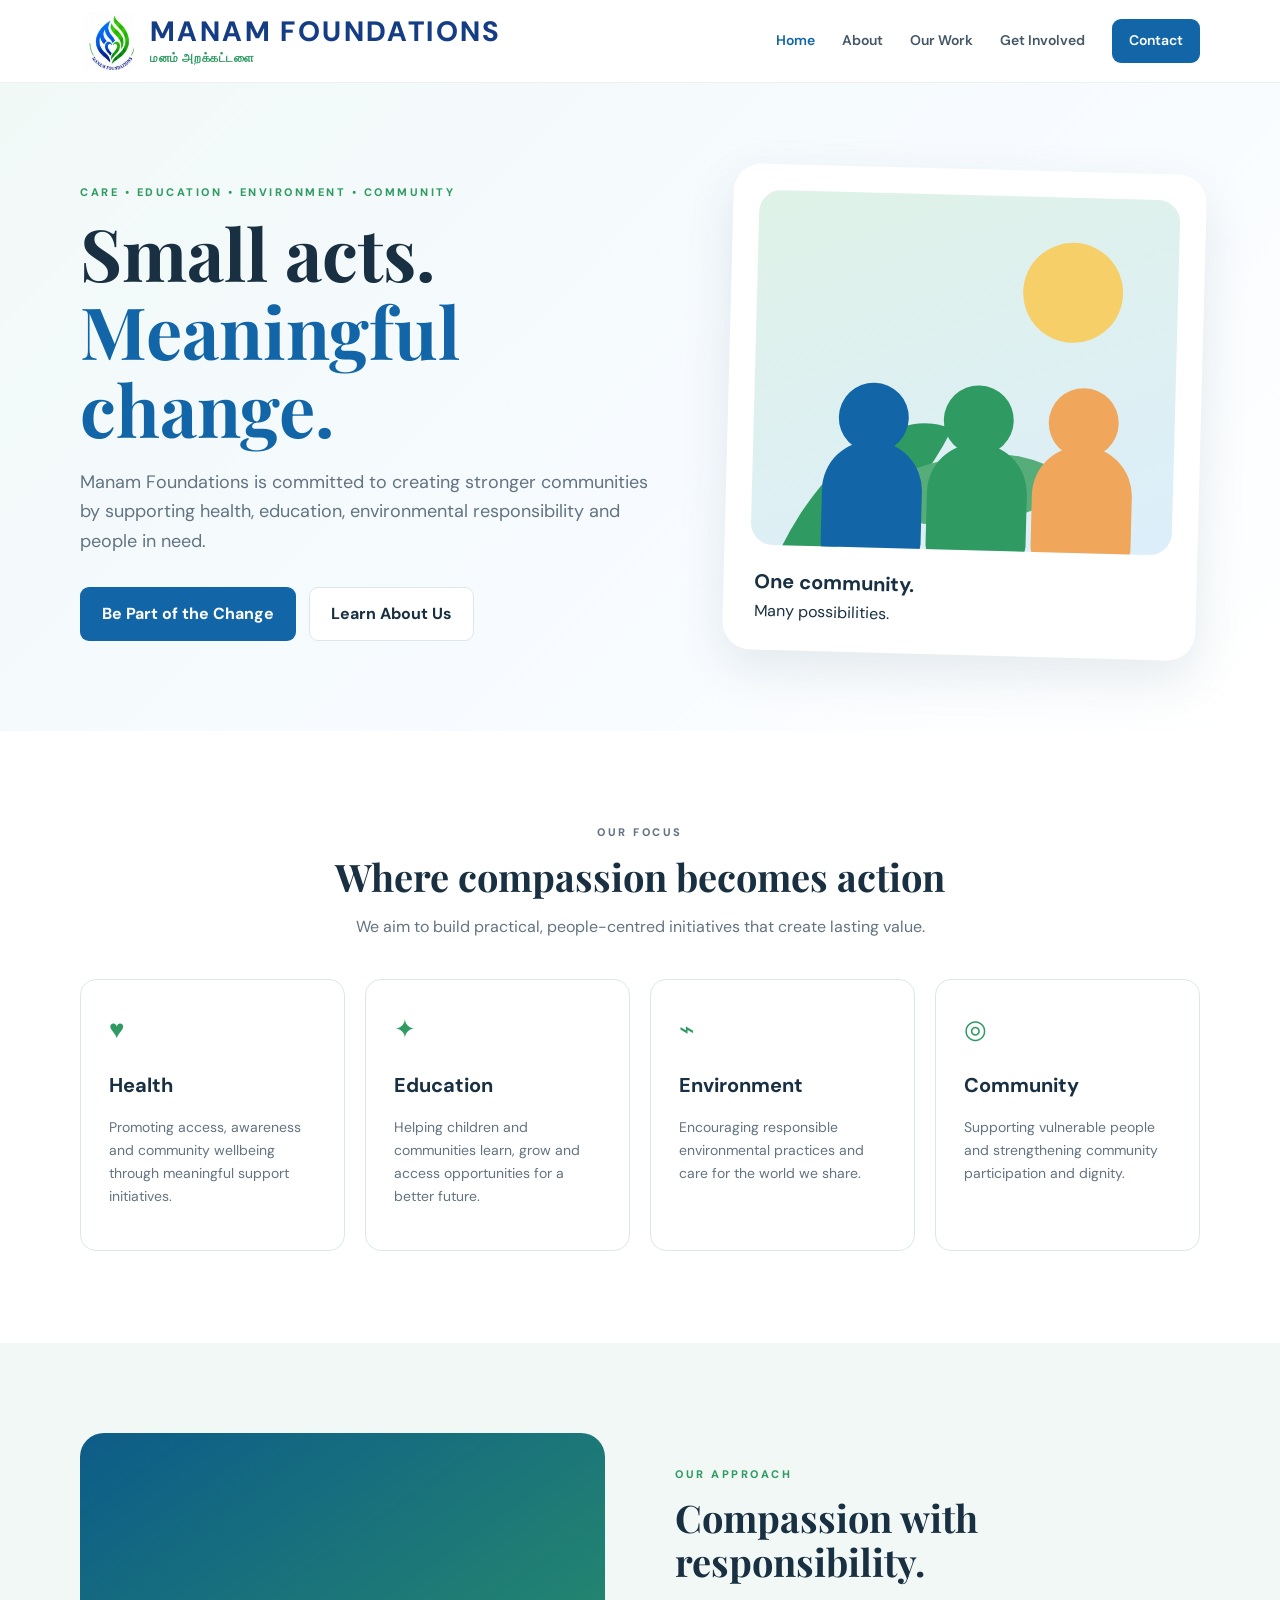
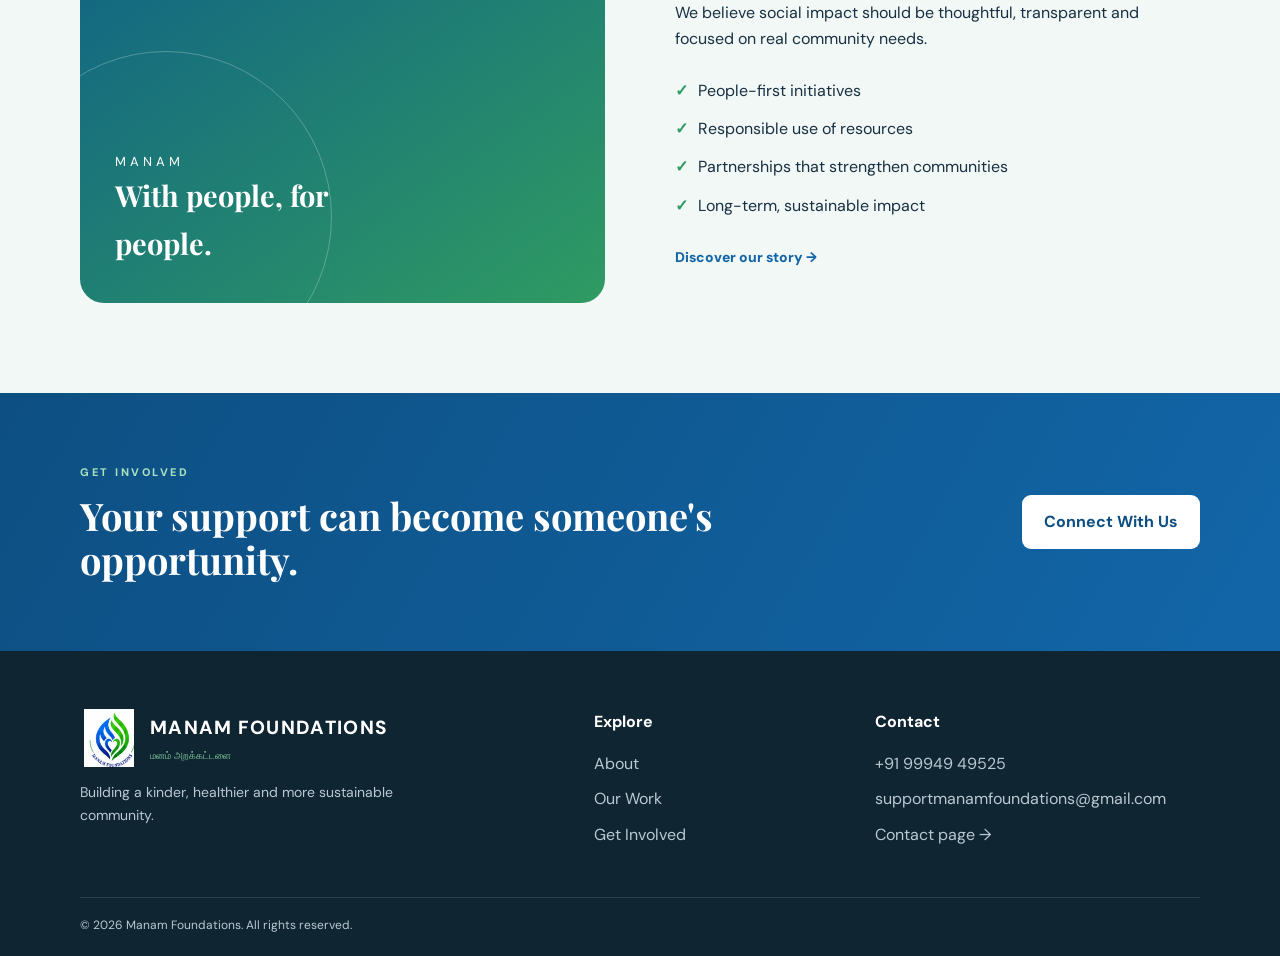
<file: index.html>
<!doctype html>
<html lang="en">
<head>
  <meta charset="utf-8">
  <meta name="viewport" content="width=device-width, initial-scale=1">
  <title>Manam Foundations | Building a Better Tomorrow</title>
  <meta name="description" content="Manam Foundations works to create positive change through health, education, environmental care and community support.">
  <link rel="icon" href="manam-logo.png" type="image/png">
  <link rel="stylesheet" href="./style.css">
</head>

<body>

<header class="site-header">
  <div class="container nav-wrap">

    <!-- Mobile hamburger: LEFT side -->
    <button class="menu-btn" type="button" aria-label="Open menu" aria-expanded="false">
      <span></span><span></span><span></span>
    </button>

    <a class="brand" href="index.html" aria-label="Manam Foundations home">
      <img src="manam-logo.png" alt="Manam Foundations logo">
      <span class="brand-copy">
        <strong>MANAM FOUNDATIONS</strong>
        <em>மனம் அறக்கட்டளை</em>
      </span>
    </a>

    <nav id="nav" aria-label="Main navigation">
      <a class="active" href="index.html">Home</a>
      <a href="about.html">About</a>
      <a href="programs.html">Our Work</a>
      <a href="get-involved.html">Get Involved</a>
      <a href="contact.html" class="nav-cta">Contact</a>
    </nav>

  </div>
</header>

<main>

<section class="hero">
  <div class="container hero-grid">

    <div class="hero-content">
      <p class="eyebrow">CARE • EDUCATION • ENVIRONMENT • COMMUNITY</p>
      <h1>Small acts. <span>Meaningful change.</span></h1>
      <p class="hero-copy">
        Manam Foundations is committed to creating stronger communities by
        supporting health, education, environmental responsibility and people in need.
      </p>

      <div class="actions">
        <a class="btn primary" href="get-involved.html">Be Part of the Change</a>
        <a class="btn secondary" href="about.html">Learn About Us</a>
      </div>
    </div>

    <div class="hero-card">
      <div class="circle-art">
        <div class="sun"></div>
        <div class="leaf leaf1"></div>
        <div class="leaf leaf2"></div>
        <div class="person p1"></div>
        <div class="person p2"></div>
        <div class="person p3"></div>
      </div>
      <div class="hero-note">
        <b>One community.</b><br>
        Many possibilities.
      </div>
    </div>

  </div>
</section>

<section class="impact">
  <div class="container">

    <div class="section-head centered">
      <p class="eyebrow">OUR FOCUS</p>
      <h2>Where compassion becomes action</h2>
      <p>We aim to build practical, people-centred initiatives that create lasting value.</p>
    </div>

    <div class="cards four">

      <article class="card">
        <div class="icon">♥</div>
        <h3>Health</h3>
        <p>Promoting access, awareness and community wellbeing through meaningful support initiatives.</p>
      </article>

      <article class="card">
        <div class="icon">✦</div>
        <h3>Education</h3>
        <p>Helping children and communities learn, grow and access opportunities for a better future.</p>
      </article>

      <article class="card">
        <div class="icon">⌁</div>
        <h3>Environment</h3>
        <p>Encouraging responsible environmental practices and care for the world we share.</p>
      </article>

      <article class="card">
        <div class="icon">◎</div>
        <h3>Community</h3>
        <p>Supporting vulnerable people and strengthening community participation and dignity.</p>
      </article>

    </div>
  </div>
</section>

<section class="split">
  <div class="container split-grid">

    <div class="photo-placeholder">
      <div class="photo-overlay">
        <span>MANAM</span>
        <b>With people, for people.</b>
      </div>
    </div>

    <div class="split-copy">
      <p class="eyebrow">OUR APPROACH</p>
      <h2>Compassion with responsibility.</h2>
      <p>We believe social impact should be thoughtful, transparent and focused on real community needs.</p>

      <ul class="check-list">
        <li>People-first initiatives</li>
        <li>Responsible use of resources</li>
        <li>Partnerships that strengthen communities</li>
        <li>Long-term, sustainable impact</li>
      </ul>

      <a class="text-link" href="about.html">Discover our story →</a>
    </div>

  </div>
</section>

<section class="cta">
  <div class="container cta-inner">
    <div>
      <p class="eyebrow">GET INVOLVED</p>
      <h2>Your support can become someone's opportunity.</h2>
    </div>
    <a class="btn light" href="contact.html">Connect With Us</a>
  </div>
</section>

</main>

<footer class="footer">
  <div class="container footer-grid">

    <div class="footer-about">
      <a class="footer-brand" href="index.html" aria-label="Manam Foundations home">
        <img src="manam-logo.png" alt="Manam Foundations logo">
        <span>
          <strong>MANAM FOUNDATIONS</strong>
          <em>மனம் அறக்கட்டளை</em>
        </span>
      </a>
      <p>Building a kinder, healthier and more sustainable community.</p>
    </div>

    <div>
      <h4>Explore</h4>
      <a href="about.html">About</a>
      <a href="programs.html">Our Work</a>
      <a href="get-involved.html">Get Involved</a>
    </div>

    <div>
      <h4>Contact</h4>
      <a href="tel:+919994949525">+91 99949 49525</a>
      <a href="mailto:supportmanamfoundations@gmail.com">supportmanamfoundations@gmail.com</a>
      <a href="contact.html">Contact page →</a>
    </div>

  </div>

  <div class="container copyright">
    © 2026 Manam Foundations. All rights reserved.
  </div>
</footer>

<script src="./script.js"></script>
</body>
</html>
</file>
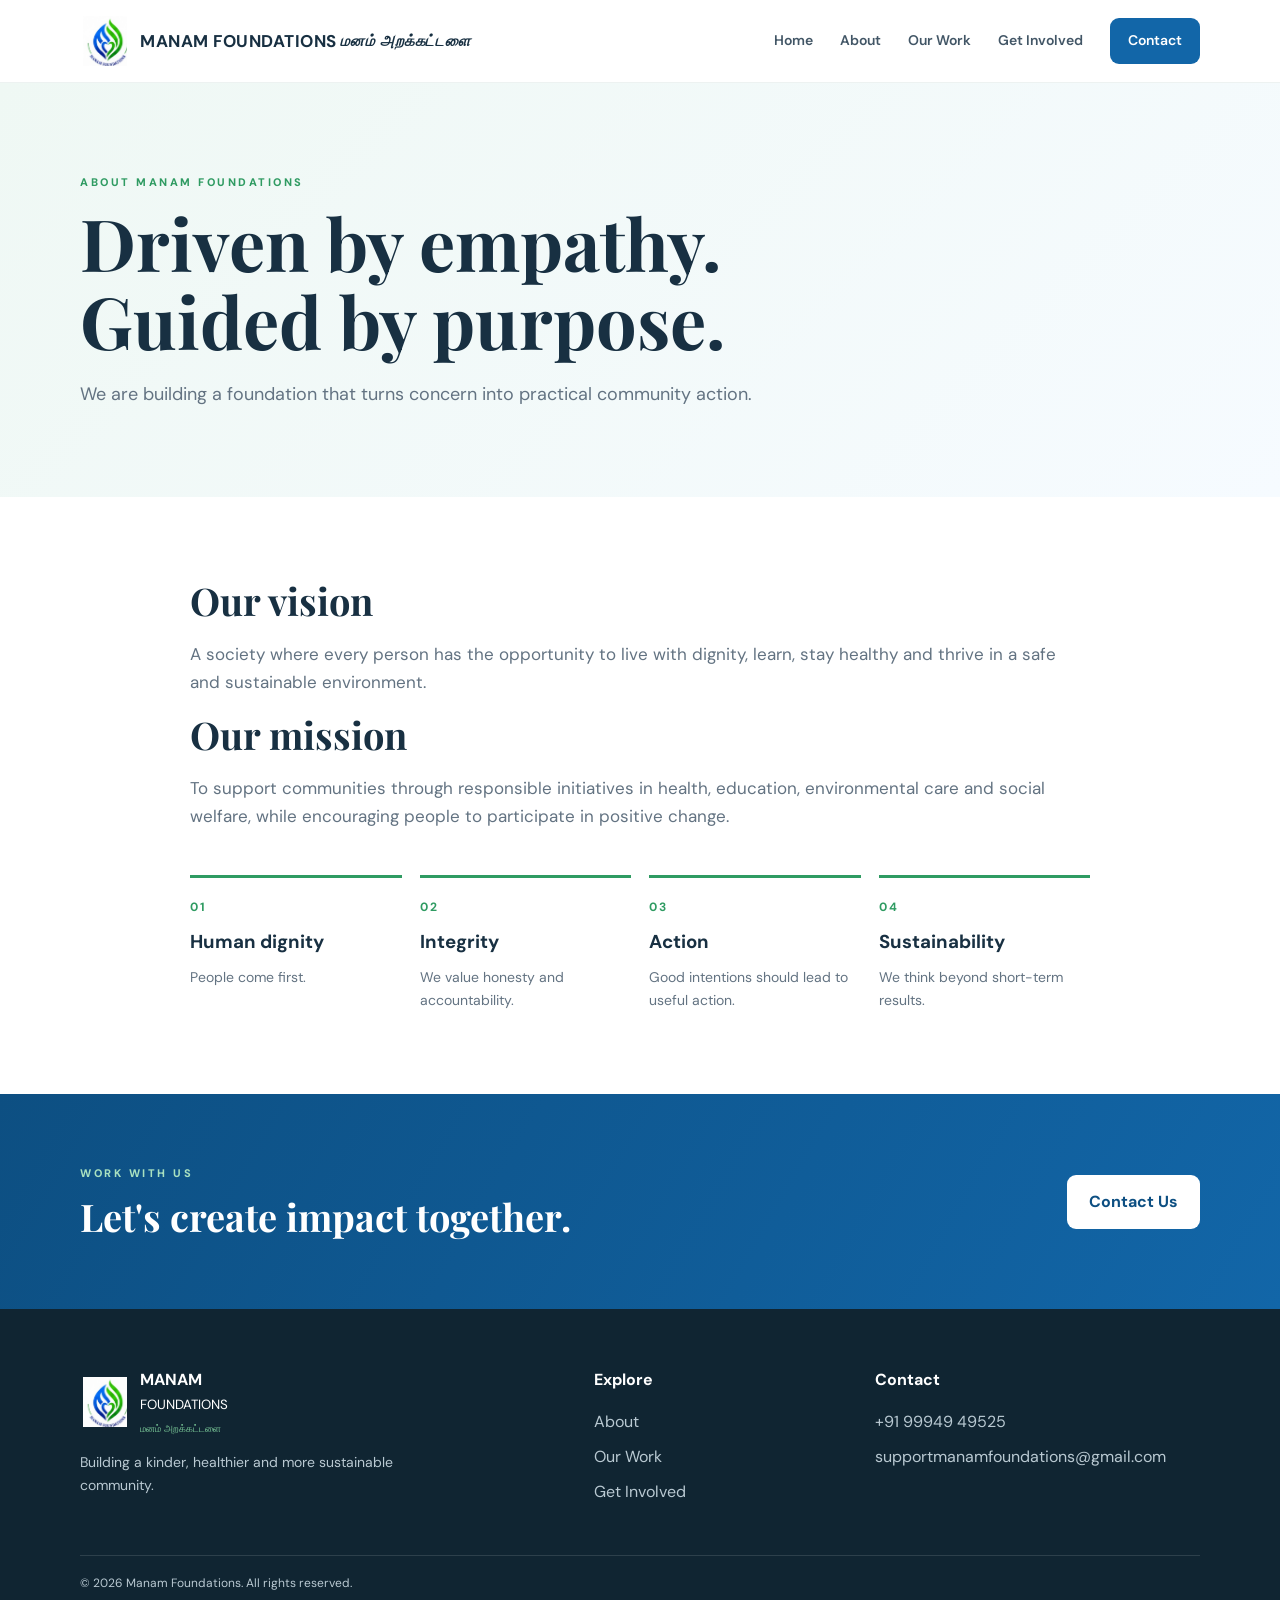
<file: about.html>
<!doctype html>
<html lang="en"><head><meta charset="utf-8"><meta name="viewport" content="width=device-width,initial-scale=1"><title>About | Manam Foundations</title><link rel="icon" href="manam-logo.png"><link rel="stylesheet" href="style.css"></head>
<body class="inner-page">
<header class="site-header inner-header">
  <div class="container nav-wrap">
    <button class="menu-btn" type="button" aria-label="Open menu" aria-expanded="false">
      <span></span><span></span><span></span>
    </button>

    <a class="brand" href="index.html" aria-label="Manam Foundations home">
      <img src="manam-logo.png" alt="Manam Foundations logo">
      <span class="brand-copy">
        <strong>MANAM FOUNDATIONS</strong>
        <em>மனம் அறக்கட்டளை</em>
      </span>
    </a>

    <nav id="nav" aria-label="Main navigation">
      <a href="index.html">Home</a>
      <a href="about.html">About</a>
      <a href="programs.html">Our Work</a>
      <a href="get-involved.html">Get Involved</a>
      <a href="contact.html" class="nav-cta">Contact</a>
    </nav>
  </div>
</header>
<main>
<section class="page-hero"><div class="container"><p class="eyebrow">ABOUT MANAM FOUNDATIONS</p><h1>Driven by empathy. Guided by purpose.</h1><p>We are building a foundation that turns concern into practical community action.</p></div></section>
<section class="content-section"><div class="container narrow"><h2>Our vision</h2><p>A society where every person has the opportunity to live with dignity, learn, stay healthy and thrive in a safe and sustainable environment.</p><h2>Our mission</h2><p>To support communities through responsible initiatives in health, education, environmental care and social welfare, while encouraging people to participate in positive change.</p><div class="values"><div><b>01</b><h3>Human dignity</h3><p>People come first.</p></div><div><b>02</b><h3>Integrity</h3><p>We value honesty and accountability.</p></div><div><b>03</b><h3>Action</h3><p>Good intentions should lead to useful action.</p></div><div><b>04</b><h3>Sustainability</h3><p>We think beyond short-term results.</p></div></div></div></section>
<section class="cta"><div class="container cta-inner"><div><p class="eyebrow">WORK WITH US</p><h2>Let's create impact together.</h2></div><a class="btn light" href="contact.html">Contact Us</a></div></section>
</main>
<footer class="footer"><div class="container footer-grid"><div><a class="brand footer-brand" href="index.html"><img src="manam-logo.png"><span><b>MANAM</b><small>FOUNDATIONS</small><em>மனம் அறக்கட்டளை</em></span></a><p>Building a kinder, healthier and more sustainable community.</p></div><div><h4>Explore</h4><a href="about.html">About</a><a href="programs.html">Our Work</a><a href="get-involved.html">Get Involved</a></div><div><h4>Contact</h4><a href="tel:+919994949525">+91 99949 49525</a><a href="mailto:supportmanamfoundations@gmail.com">supportmanamfoundations@gmail.com</a></div></div><div class="container copyright">© 2026 Manam Foundations. All rights reserved.</div></footer><script src="script.js"></script></body></html>
</file>
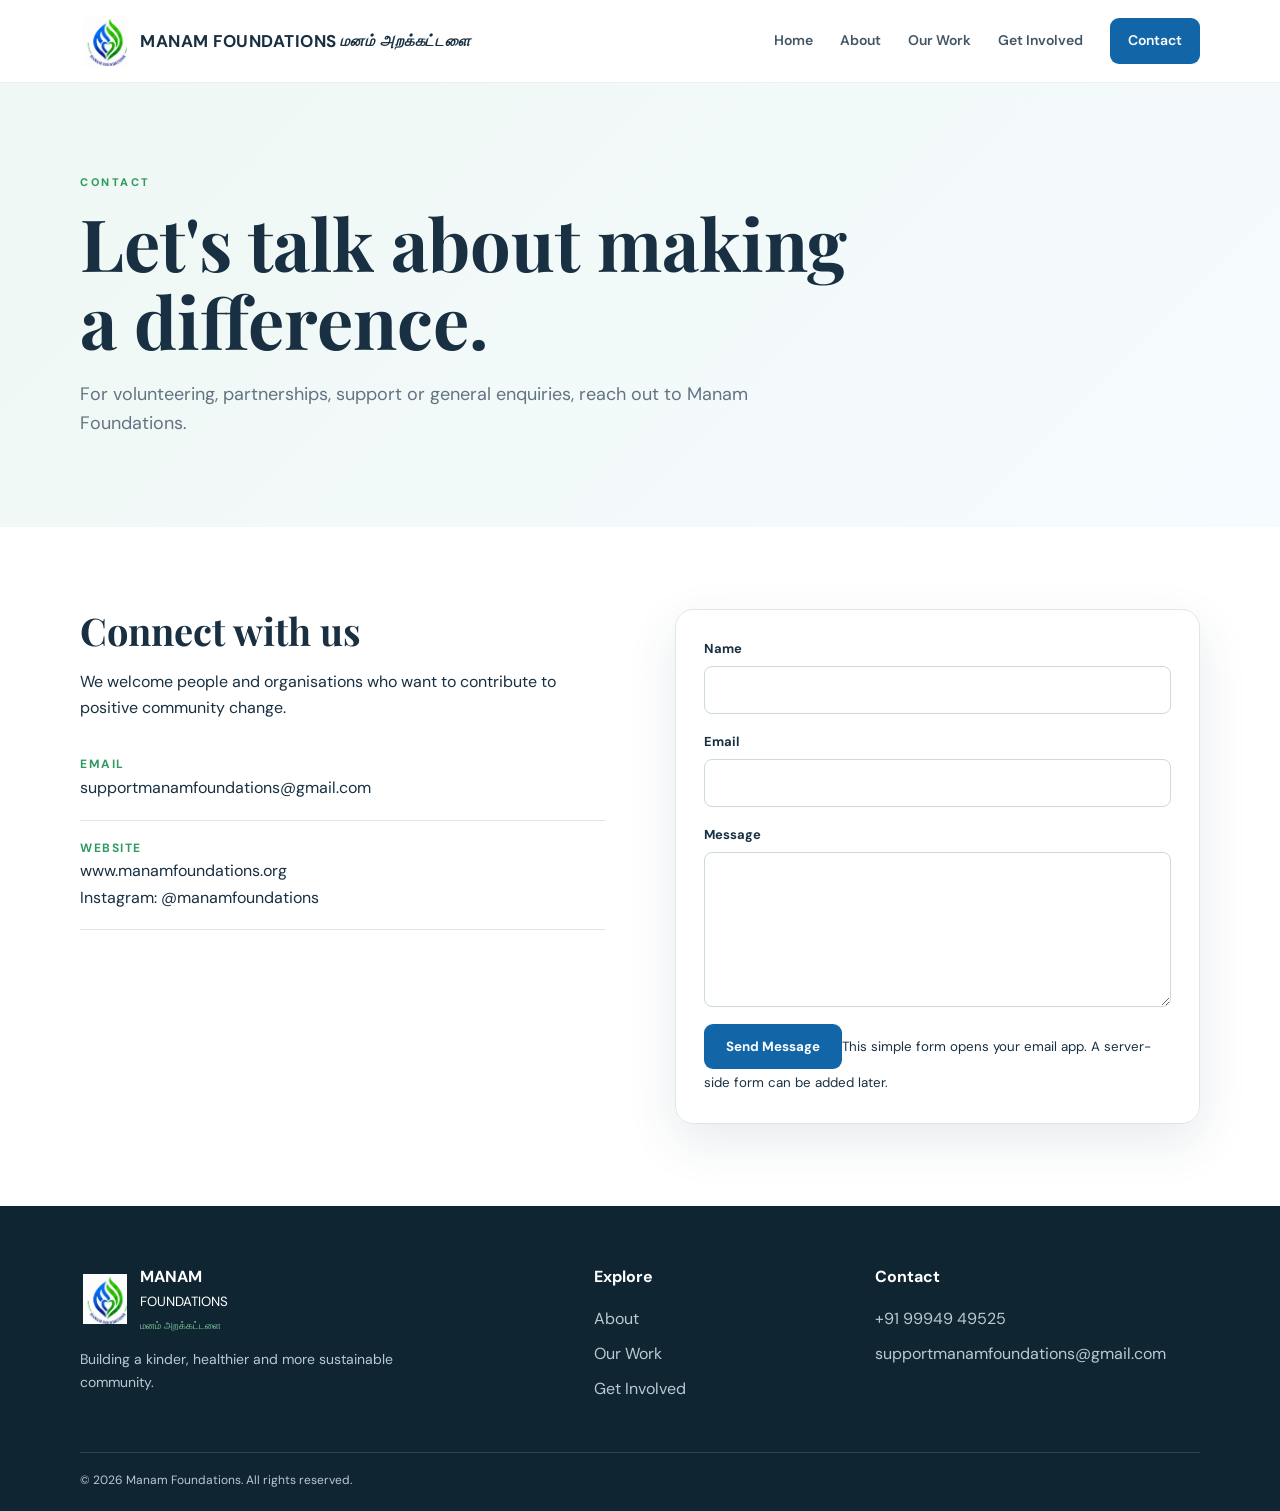
<file: contact.html>
<!doctype html>
<html lang="en"><head><meta charset="utf-8"><meta name="viewport" content="width=device-width,initial-scale=1"><title>Contact | Manam Foundations</title><link rel="icon" href="manam-logo.png"><link rel="stylesheet" href="style.css"></head>
<body class="inner-page">
<header class="site-header inner-header">
  <div class="container nav-wrap">
    <button class="menu-btn" type="button" aria-label="Open menu" aria-expanded="false">
      <span></span><span></span><span></span>
    </button>

    <a class="brand" href="index.html" aria-label="Manam Foundations home">
      <img src="manam-logo.png" alt="Manam Foundations logo">
      <span class="brand-copy">
        <strong>MANAM FOUNDATIONS</strong>
        <em>மனம் அறக்கட்டளை</em>
      </span>
    </a>

    <nav id="nav" aria-label="Main navigation">
      <a href="index.html">Home</a>
      <a href="about.html">About</a>
      <a href="programs.html">Our Work</a>
      <a href="get-involved.html">Get Involved</a>
      <a href="contact.html" class="nav-cta">Contact</a>
    </nav>
  </div>
</header>
<main>
<section class="page-hero"><div class="container"><p class="eyebrow">CONTACT</p><h1>Let's talk about making a difference.</h1><p>For volunteering, partnerships, support or general enquiries, reach out to Manam Foundations.</p></div></section>
<section class="content-section"><div class="container contact-grid">
<div><h2>Connect with us</h2><p>We welcome people and organisations who want to contribute to positive community change.</p><div class="contact-item"><b>Email</b><a href="mailto:supportmanamfoundations@gmail.com">supportmanamfoundations@gmail.com</a></div><div class="contact-item"><b>Website</b><span>www.manamfoundations.org</span><a href="https://www.instagram.com/manamfoundations/">Instagram: @manamfoundations</a></div></div>
<form class="contact-form" action="mailto:supportmanamfoundations@gmail.com" method="post" enctype="text/plain"><label>Name<input name="name" required></label><label>Email<input type="email" name="email" required></label><label>Message<textarea name="message" rows="6" required></textarea></label><button class="btn primary" type="submit">Send Message</button><small>This simple form opens your email app. A server-side form can be added later.</small></form>
</div></section>
</main>
<footer class="footer"><div class="container footer-grid"><div><a class="brand footer-brand" href="index.html"><img src="manam-logo.png"><span><b>MANAM</b><small>FOUNDATIONS</small><em>மனம் அறக்கட்டளை</em></span></a><p>Building a kinder, healthier and more sustainable community.</p></div><div><h4>Explore</h4><a href="about.html">About</a><a href="programs.html">Our Work</a><a href="get-involved.html">Get Involved</a></div><div><h4>Contact</h4><a href="tel:+919994949525">+91 99949 49525</a><a href="mailto:supportmanamfoundations@gmail.com">supportmanamfoundations@gmail.com</a></div></div><div class="container copyright">© 2026 Manam Foundations. All rights reserved.</div></footer><script src="script.js"></script></body></html>
</file>
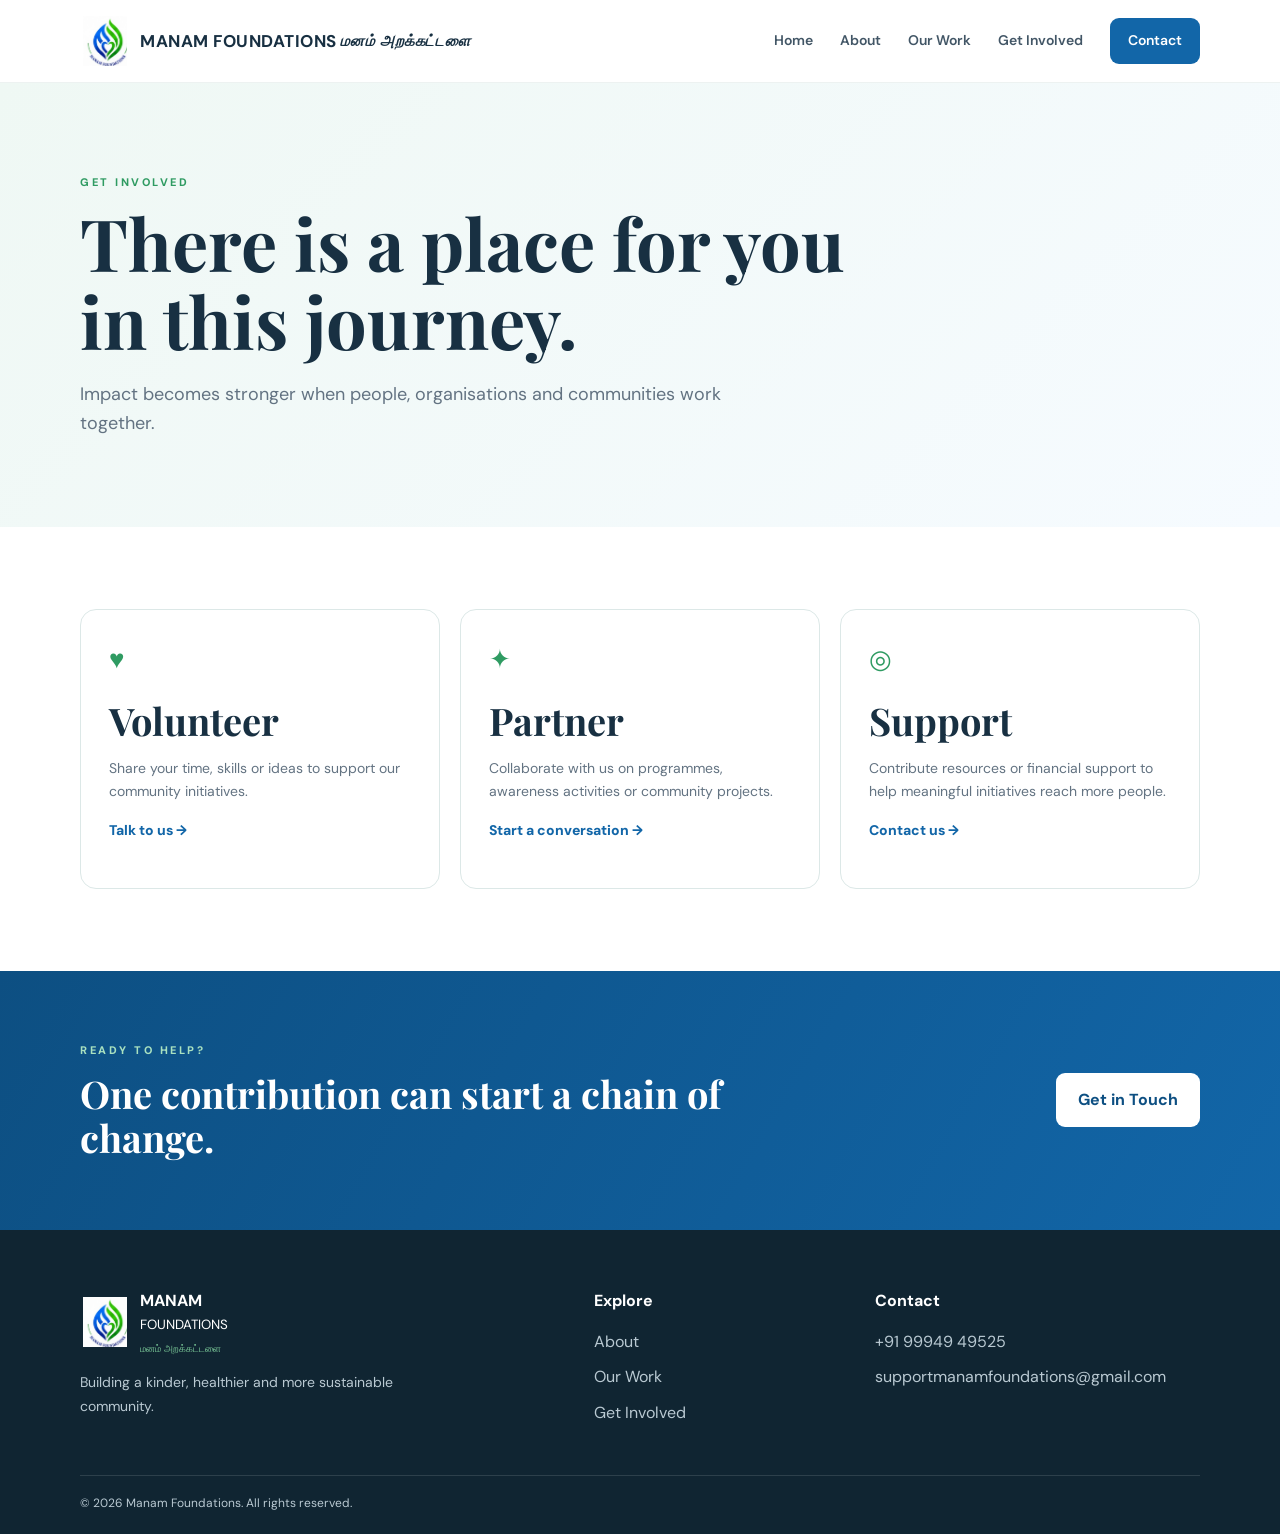
<file: get-involved.html>
<!doctype html>
<html lang="en"><head><meta charset="utf-8"><meta name="viewport" content="width=device-width,initial-scale=1"><title>Get Involved | Manam Foundations</title><link rel="icon" href="manam-logo.png"><link rel="stylesheet" href="style.css"></head>
<body class="inner-page">
<header class="site-header inner-header">
  <div class="container nav-wrap">
    <button class="menu-btn" type="button" aria-label="Open menu" aria-expanded="false">
      <span></span><span></span><span></span>
    </button>

    <a class="brand" href="index.html" aria-label="Manam Foundations home">
      <img src="manam-logo.png" alt="Manam Foundations logo">
      <span class="brand-copy">
        <strong>MANAM FOUNDATIONS</strong>
        <em>மனம் அறக்கட்டளை</em>
      </span>
    </a>

    <nav id="nav" aria-label="Main navigation">
      <a href="index.html">Home</a>
      <a href="about.html">About</a>
      <a href="programs.html">Our Work</a>
      <a href="get-involved.html">Get Involved</a>
      <a href="contact.html" class="nav-cta">Contact</a>
    </nav>
  </div>
</header>
<main>
<section class="page-hero"><div class="container"><p class="eyebrow">GET INVOLVED</p><h1>There is a place for you in this journey.</h1><p>Impact becomes stronger when people, organisations and communities work together.</p></div></section>
<section class="content-section"><div class="container"><div class="cards three"><article class="card big"><div class="icon">♥</div><h2>Volunteer</h2><p>Share your time, skills or ideas to support our community initiatives.</p><a class="text-link" href="contact.html">Talk to us →</a></article><article class="card big"><div class="icon">✦</div><h2>Partner</h2><p>Collaborate with us on programmes, awareness activities or community projects.</p><a class="text-link" href="contact.html">Start a conversation →</a></article><article class="card big"><div class="icon">◎</div><h2>Support</h2><p>Contribute resources or financial support to help meaningful initiatives reach more people.</p><a class="text-link" href="contact.html">Contact us →</a></article></div></div></section>
<section class="cta"><div class="container cta-inner"><div><p class="eyebrow">READY TO HELP?</p><h2>One contribution can start a chain of change.</h2></div><a class="btn light" href="contact.html">Get in Touch</a></div></section>
</main>
<footer class="footer"><div class="container footer-grid"><div><a class="brand footer-brand" href="index.html"><img src="manam-logo.png"><span><b>MANAM</b><small>FOUNDATIONS</small><em>மனம் அறக்கட்டளை</em></span></a><p>Building a kinder, healthier and more sustainable community.</p></div><div><h4>Explore</h4><a href="about.html">About</a><a href="programs.html">Our Work</a><a href="get-involved.html">Get Involved</a></div><div><h4>Contact</h4><a href="tel:+919994949525">+91 99949 49525</a><a href="mailto:supportmanamfoundations@gmail.com">supportmanamfoundations@gmail.com</a></div></div><div class="container copyright">© 2026 Manam Foundations. All rights reserved.</div></footer><script src="script.js"></script></body></html>
</file>
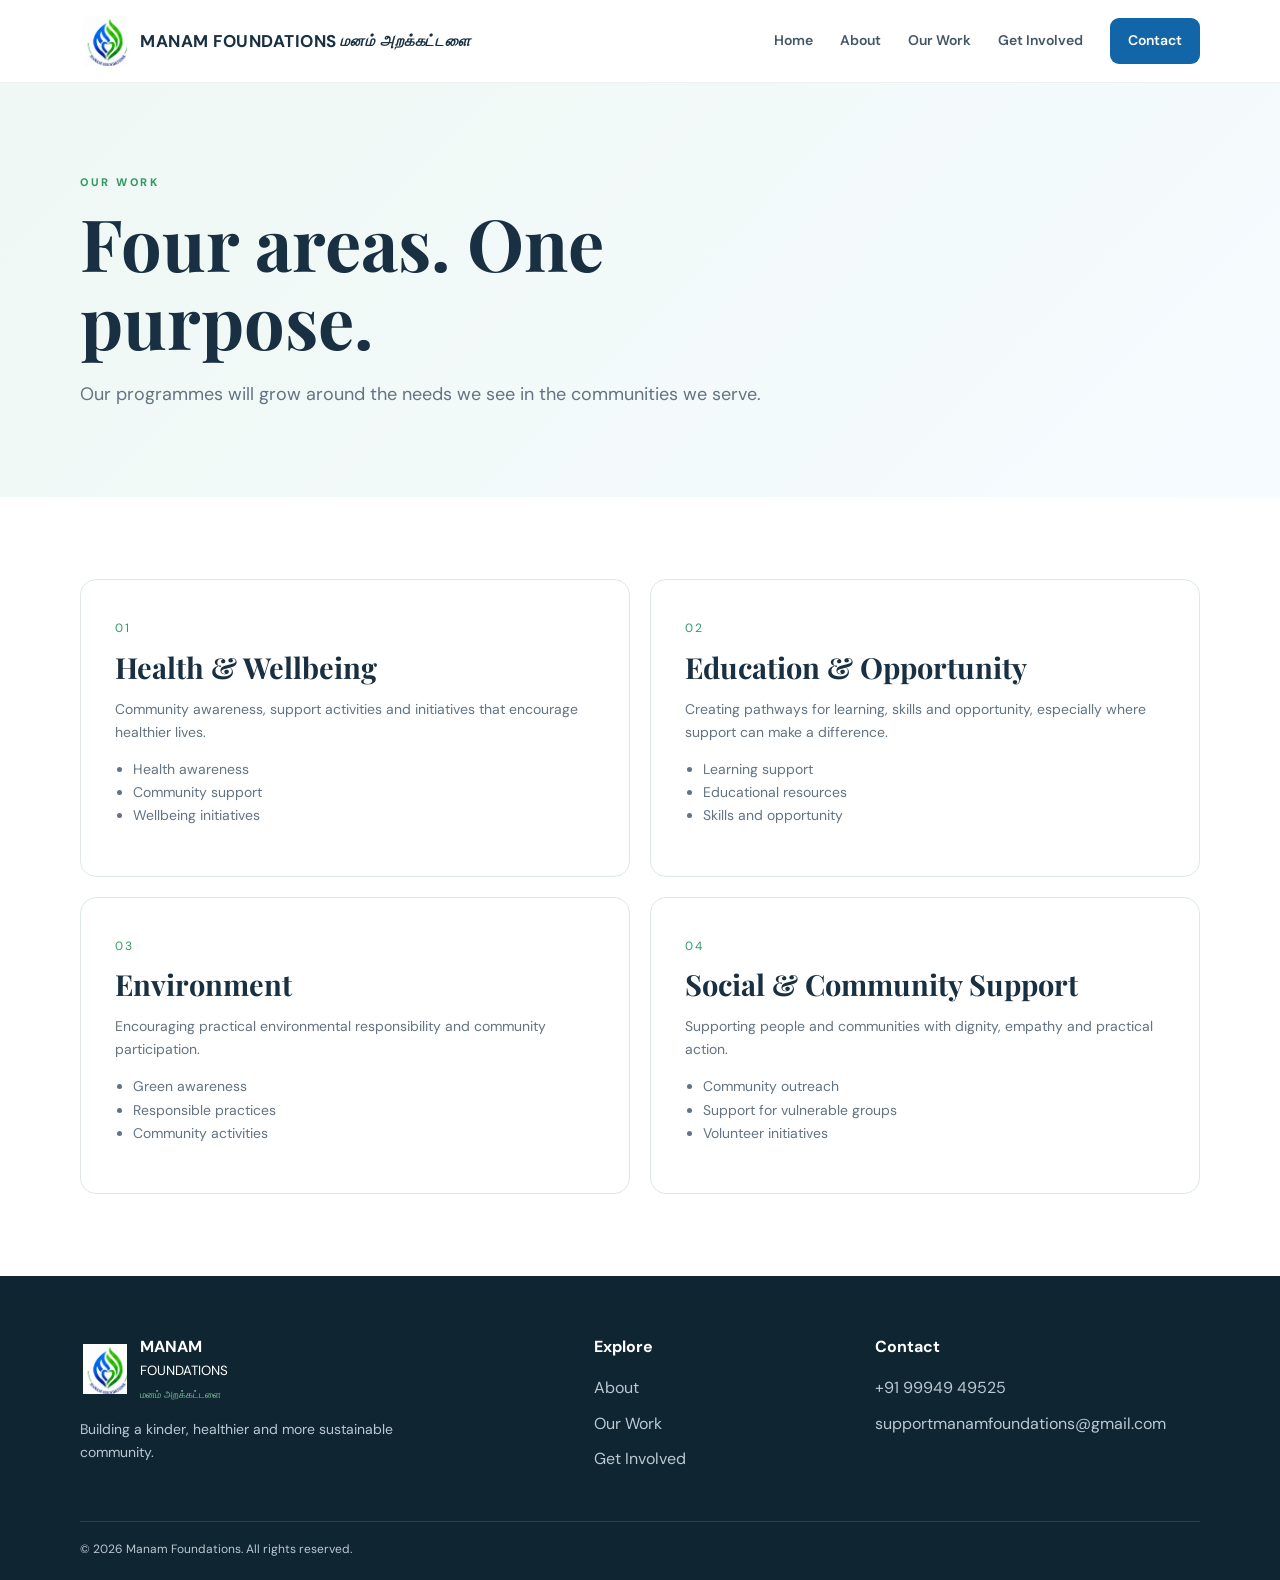
<file: programs.html>
<!doctype html>
<html lang="en"><head><meta charset="utf-8"><meta name="viewport" content="width=device-width,initial-scale=1"><title>Our Work | Manam Foundations</title><link rel="icon" href="manam-logo.png"><link rel="stylesheet" href="style.css"></head>
<body class="inner-page">
<header class="site-header inner-header">
  <div class="container nav-wrap">
    <button class="menu-btn" type="button" aria-label="Open menu" aria-expanded="false">
      <span></span><span></span><span></span>
    </button>

    <a class="brand" href="index.html" aria-label="Manam Foundations home">
      <img src="manam-logo.png" alt="Manam Foundations logo">
      <span class="brand-copy">
        <strong>MANAM FOUNDATIONS</strong>
        <em>மனம் அறக்கட்டளை</em>
      </span>
    </a>

    <nav id="nav" aria-label="Main navigation">
      <a href="index.html">Home</a>
      <a href="about.html">About</a>
      <a href="programs.html">Our Work</a>
      <a href="get-involved.html">Get Involved</a>
      <a href="contact.html" class="nav-cta">Contact</a>
    </nav>
  </div>
</header>
<main>
<section class="page-hero"><div class="container"><p class="eyebrow">OUR WORK</p><h1>Four areas. One purpose.</h1><p>Our programmes will grow around the needs we see in the communities we serve.</p></div></section>
<section class="content-section"><div class="container"><div class="cards two"><article class="work-card"><span>01</span><h2>Health & Wellbeing</h2><p>Community awareness, support activities and initiatives that encourage healthier lives.</p><ul><li>Health awareness</li><li>Community support</li><li>Wellbeing initiatives</li></ul></article><article class="work-card"><span>02</span><h2>Education & Opportunity</h2><p>Creating pathways for learning, skills and opportunity, especially where support can make a difference.</p><ul><li>Learning support</li><li>Educational resources</li><li>Skills and opportunity</li></ul></article><article class="work-card"><span>03</span><h2>Environment</h2><p>Encouraging practical environmental responsibility and community participation.</p><ul><li>Green awareness</li><li>Responsible practices</li><li>Community activities</li></ul></article><article class="work-card"><span>04</span><h2>Social & Community Support</h2><p>Supporting people and communities with dignity, empathy and practical action.</p><ul><li>Community outreach</li><li>Support for vulnerable groups</li><li>Volunteer initiatives</li></ul></article></div></div></section>
</main>
<footer class="footer"><div class="container footer-grid"><div><a class="brand footer-brand" href="index.html"><img src="manam-logo.png"><span><b>MANAM</b><small>FOUNDATIONS</small><em>மனம் அறக்கட்டளை</em></span></a><p>Building a kinder, healthier and more sustainable community.</p></div><div><h4>Explore</h4><a href="about.html">About</a><a href="programs.html">Our Work</a><a href="get-involved.html">Get Involved</a></div><div><h4>Contact</h4><a href="tel:+919994949525">+91 99949 49525</a><a href="mailto:supportmanamfoundations@gmail.com">supportmanamfoundations@gmail.com</a></div></div><div class="container copyright">© 2026 Manam Foundations. All rights reserved.</div></footer><script src="script.js"></script></body></html>
</file>
<file: style.css>
@import url('https://fonts.googleapis.com/css2?family=DM+Sans:wght@400;500;600;700;800&family=Playfair+Display:wght@600;700&display=swap');

:root{
  --blue:#1266a8;
  --blue2:#0d4f82;
  --green:#2f9b62;
  --ink:#183042;
  --muted:#637382;
  --soft:#f2f8f6;
  --line:#dce8e7;
  --white:#fff;
  --dark:#102532;
  --shadow:0 18px 50px rgba(18,58,82,.10);
}

*{box-sizing:border-box}

html{scroll-behavior:smooth}

body{
  margin:0;
  font-family:"DM Sans",Arial,sans-serif;
  color:var(--ink);
  background:#fff;
  line-height:1.65;
}

img{max-width:100%;display:block}

a{color:inherit;text-decoration:none}

button{font-family:inherit}

.container{
  width:min(1120px,92%);
  margin:auto;
}

/* HEADER */

.site-header{
  position:sticky;
  top:0;
  z-index:1000;
  background:rgba(255,255,255,.97);
  backdrop-filter:blur(12px);
  border-bottom:1px solid #edf2f1;
}

.nav-wrap{
  min-height:82px;
  display:flex;
  align-items:center;
  gap:20px;
}

.brand{
  display:flex;
  align-items:center;
  gap:12px;
  min-width:0;
}

.brand img{
  width:58px;
  height:58px;
  object-fit:contain;
  flex-shrink:0;
}

.brand-copy{
  display:flex;
  flex-direction:column;
  line-height:1.05;
}

.brand-copy strong{
  color:#153d86;
  font-size:28px;
  font-weight:800;
  letter-spacing:2.4px;
  white-space:nowrap;
}

.brand-copy em{
  color:var(--green);
  font-style:normal;
  font-size:12px;
  font-weight:600;
  margin-top:6px;
  letter-spacing:.6px;
}

nav{
  margin-left:auto;
  display:flex;
  align-items:center;
  gap:27px;
  font-size:14px;
  font-weight:600;
}

nav a{
  padding:8px 0;
  color:#425666;
  white-space:nowrap;
}

nav a:hover,
nav a.active{
  color:var(--blue);
}

.nav-cta{
  background:var(--blue);
  color:white!important;
  padding:10px 17px!important;
  border-radius:9px;
}

.menu-btn{
  display:none;
  width:40px;
  height:40px;
  border:0;
  background:transparent;
  padding:7px;
  cursor:pointer;
  flex:0 0 40px;
}

.menu-btn span{
  display:block;
  width:24px;
  height:2px;
  margin:5px auto;
  background:var(--ink);
  border-radius:2px;
}

/* HERO */

.hero{
  padding:86px 0 76px;
  background:linear-gradient(135deg,#f1f9f7 0%,#f7fbff 55%,#fff 100%);
}

.hero-grid{
  display:grid;
  grid-template-columns:1.1fr .9fr;
  gap:70px;
  align-items:center;
}

.eyebrow{
  font-size:11px;
  letter-spacing:2.5px;
  color:var(--green);
  font-weight:800;
  margin:0 0 13px;
}

.hero h1,
.page-hero h1{
  font-family:"Playfair Display",Georgia,serif;
  font-size:clamp(43px,6vw,72px);
  line-height:1.08;
  margin:0 0 20px;
}

.hero h1 span{color:var(--blue)}

.hero-copy{
  font-size:18px;
  color:var(--muted);
  max-width:650px;
}

.actions{
  display:flex;
  gap:13px;
  margin-top:30px;
  flex-wrap:wrap;
}

.btn{
  display:inline-flex;
  align-items:center;
  justify-content:center;
  padding:13px 21px;
  border-radius:9px;
  font-weight:700;
  border:1px solid transparent;
}

.btn.primary{
  background:var(--blue);
  color:white;
}

.btn.primary:hover{background:var(--blue2)}

.btn.secondary{
  background:white;
  border-color:var(--line);
}

.btn.light{
  background:white;
  color:var(--blue2);
}

/* HERO ART */

.hero-card{
  background:white;
  border-radius:28px;
  box-shadow:var(--shadow);
  padding:26px;
  transform:rotate(1.5deg);
}

.circle-art{
  height:355px;
  border-radius:22px;
  background:linear-gradient(160deg,#dff2e7,#dceefa);
  position:relative;
  overflow:hidden;
}

.sun{
  position:absolute;
  width:100px;
  height:100px;
  border-radius:50%;
  background:#f7cf68;
  right:55px;
  top:45px;
}

.leaf{
  position:absolute;
  width:100px;
  height:180px;
  border-radius:100% 0 100% 0;
  background:var(--green);
  transform:rotate(25deg);
  bottom:-30px;
}

.leaf1{left:65px}

.leaf2{
  left:170px;
  transform:rotate(60deg);
  background:#57ad7a;
}

.person{
  position:absolute;
  width:70px;
  height:70px;
  border-radius:50%;
  background:var(--blue);
  bottom:95px;
}

.person:after{
  content:"";
  position:absolute;
  width:100px;
  height:115px;
  background:var(--blue);
  border-radius:60px 60px 15px 15px;
  left:-15px;
  top:58px;
}

.p1{left:85px}

.p2{
  left:190px;
  background:var(--green);
}

.p2:after{background:var(--green)}

.p3{
  left:295px;
  background:#f0a75c;
}

.p3:after{background:#f0a75c}

.hero-note{
  padding:20px 5px 0;
  font-size:16px;
}

.hero-note b{font-size:20px}

/* SECTIONS */

.impact{padding:92px 0}

.section-head{margin-bottom:38px}

.centered{text-align:center}

.section-head h2,
.split h2,
.content-section h2,
.cta h2{
  font-family:"Playfair Display",Georgia,serif;
  font-size:38px;
  line-height:1.15;
  margin:0 0 12px;
}

.section-head p{color:var(--muted)}

.cards{
  display:grid;
  gap:20px;
}

.cards.four{grid-template-columns:repeat(4,1fr)}
.cards.two{grid-template-columns:repeat(2,1fr)}
.cards.three{grid-template-columns:repeat(3,1fr)}

.card,
.work-card{
  border:1px solid var(--line);
  border-radius:16px;
  padding:28px;
  background:white;
  transition:.2s;
}

.card:hover,
.work-card:hover{
  transform:translateY(-4px);
  box-shadow:var(--shadow);
}

.icon{
  font-size:26px;
  color:var(--green);
  margin-bottom:18px;
}

.card h3{
  margin:0 0 8px;
  font-size:20px;
}

.card p,
.work-card p{
  color:var(--muted);
  font-size:14px;
}

/* APPROACH */

.split{
  background:var(--soft);
  padding:90px 0;
}

.split-grid{
  display:grid;
  grid-template-columns:1fr 1fr;
  gap:70px;
  align-items:center;
}

.photo-placeholder{
  height:470px;
  border-radius:24px;
  background:linear-gradient(145deg,#0d5c89,#2f9b62);
  position:relative;
  overflow:hidden;
}

.photo-placeholder:before{
  content:"";
  position:absolute;
  width:330px;
  height:330px;
  border:1px solid rgba(255,255,255,.25);
  border-radius:50%;
  left:-80px;
  bottom:-80px;
}

.photo-overlay{
  position:absolute;
  left:35px;
  bottom:35px;
  color:white;
  display:flex;
  flex-direction:column;
}

.photo-overlay span{
  letter-spacing:4px;
  font-size:13px;
}

.photo-overlay b{
  font-family:"Playfair Display",Georgia,serif;
  font-size:29px;
  max-width:300px;
}

.check-list{
  list-style:none;
  padding:0;
  margin:25px 0;
}

.check-list li{margin:12px 0}

.check-list li:before{
  content:"✓";
  color:var(--green);
  font-weight:800;
  margin-right:10px;
}

.text-link{
  color:var(--blue);
  font-weight:800;
  font-size:14px;
}

/* CTA */

.cta{
  padding:70px 0;
  background:linear-gradient(120deg,var(--blue2),var(--blue));
  color:white;
}

.cta .eyebrow{color:#a9e1c0}

.cta-inner{
  display:flex;
  align-items:center;
  justify-content:space-between;
  gap:30px;
}

.cta h2{
  max-width:720px;
  margin:0;
}

/* FOOTER */

.footer{
  background:var(--dark);
  color:#b9c9d2;
  padding:58px 0 20px;
}

.footer-grid{
  display:grid;
  grid-template-columns:2fr 1fr 1.4fr;
  gap:50px;
}

.footer-brand{
  display:flex;
  align-items:center;
  gap:12px;
  color:white;
}

.footer-brand img{
  width:58px;
  height:58px;
  object-fit:contain;
  flex-shrink:0;
}

.footer-brand span{
  display:flex;
  flex-direction:column;
}

.footer-brand strong{
  color:white;
  font-size:19px;
  font-weight:800;
  letter-spacing:1.3px;
  white-space:nowrap;
}

.footer-brand em{
  color:#7dcc9b;
  font-size:10px;
  font-style:normal;
  margin-top:5px;
}

.footer h4{
  color:white;
  margin:0 0 15px;
}

.footer-grid>div>a:not(.footer-brand){
  display:block;
  margin:9px 0;
}

.footer p{
  max-width:330px;
  font-size:14px;
}

.copyright{
  border-top:1px solid rgba(255,255,255,.12);
  margin-top:40px;
  padding-top:18px;
  font-size:12px;
}

/* INNER PAGES */

.page-hero{
  padding:90px 0 70px;
  background:linear-gradient(135deg,#eff8f4,#f6fbff);
}

.page-hero h1{max-width:820px}

.page-hero p:last-child{
  color:var(--muted);
  font-size:18px;
  max-width:700px;
}

.content-section{padding:82px 0}

.narrow{max-width:900px}

.narrow>p{
  color:var(--muted);
  font-size:17px;
}

.values{
  display:grid;
  grid-template-columns:repeat(4,1fr);
  gap:18px;
  margin-top:45px;
}

.values div{
  border-top:3px solid var(--green);
  padding-top:15px;
}

.values b,
.work-card>span{
  color:var(--green);
  font-size:12px;
  letter-spacing:2px;
}

.values h3{margin:8px 0}

.values p{
  margin:0;
  color:var(--muted);
  font-size:14px;
}

.work-card{padding:34px}

.work-card h2{
  font-family:"Playfair Display",Georgia,serif;
  font-size:29px;
  margin:10px 0;
}

.work-card ul{
  padding-left:18px;
  color:var(--muted);
  font-size:14px;
}

.big{min-height:280px}

.contact-grid{
  display:grid;
  grid-template-columns:1fr 1fr;
  gap:70px;
}

.contact-item{
  padding:18px 0;
  border-bottom:1px solid var(--line);
  display:flex;
  flex-direction:column;
}

.contact-item b{
  font-size:12px;
  letter-spacing:1.5px;
  color:var(--green);
  text-transform:uppercase;
}

.contact-form{
  border:1px solid var(--line);
  border-radius:18px;
  padding:28px;
  box-shadow:var(--shadow);
}

label{
  display:block;
  font-size:13px;
  font-weight:700;
  margin-bottom:17px;
}

input,
textarea{
  display:block;
  width:100%;
  margin-top:7px;
  padding:12px;
  border:1px solid #ccdadd;
  border-radius:8px;
  font:inherit;
}

textarea{resize:vertical}

/* TABLET */

@media(max-width:950px){

  .nav-wrap{
    min-height:76px;
    gap:8px;
  }

  .menu-btn{
    display:block;
    order:1;
  }

  .brand{
    order:2;
    flex:1;
  }

  .brand img{
    width:52px;
    height:52px;
  }

  .brand-copy strong{
    font-size:23px;
    letter-spacing:1.5px;
  }

  .brand-copy em{
    font-size:10px;
  }

  nav{
    display:none;
    position:absolute;
    left:4%;
    right:4%;
    top:76px;
    margin:0;
    padding:14px;
    background:#fff;
    border:1px solid var(--line);
    border-radius:12px;
    box-shadow:var(--shadow);
    flex-direction:column;
    align-items:stretch;
    gap:3px;
  }

  nav.open{display:flex}

  nav a{
    padding:11px 12px;
  }

  .hero-grid,
  .split-grid,
  .contact-grid{
    grid-template-columns:1fr;
  }

  .hero{
    padding-top:55px;
  }

  .hero-card{
    max-width:600px;
    width:100%;
    margin:auto;
  }

  .cards.four{
    grid-template-columns:repeat(2,1fr);
  }

  .values{
    grid-template-columns:repeat(2,1fr);
  }

  .footer-grid{
    grid-template-columns:1fr 1fr;
  }

  .cta-inner{
    align-items:flex-start;
    flex-direction:column;
  }
}

/* MOBILE */

@media(max-width:600px){

  .container{
    width:calc(100% - 32px);
  }

  .nav-wrap{
    min-height:68px;
    gap:7px;
  }

  .menu-btn{
    display:block;
    order:1;
    width:36px;
    height:36px;
    flex-basis:36px;
    padding:4px;
  }

  .menu-btn span{
    width:22px;
    height:2px;
    margin:4px auto;
  }

  .brand{
    order:2;
    gap:7px;
    min-width:0;
  }

  .brand img{
    width:45px;
    height:45px;
  }

  .brand-copy{
    min-width:0;
  }

  .brand-copy strong{
    font-size:17px;
    letter-spacing:.7px;
    white-space:nowrap;
  }

  .brand-copy em{
    font-size:8px;
    margin-top:4px;
    letter-spacing:.2px;
    white-space:nowrap;
  }

  nav{
    top:68px;
    left:16px;
    right:16px;
  }

  .hero{
    padding:55px 0;
  }

  .hero h1,
  .page-hero h1{
    font-size:43px;
  }

  .hero-copy{
    font-size:16px;
  }

  .hero-card{
    padding:18px;
    border-radius:22px;
  }

  .circle-art{
    height:290px;
  }

  .p1{left:55px}
  .p2{left:135px}
  .p3{left:215px}

  .cards.four,
  .cards.two,
  .cards.three,
  .values{
    grid-template-columns:1fr;
  }

  .impact{
    padding:65px 0;
  }

  .section-head{
    margin-bottom:28px;
  }

  .section-head h2,
  .split h2,
  .content-section h2,
  .cta h2{
    font-size:31px;
  }

  .split{
    padding:65px 0;
  }

  .photo-placeholder{
    height:330px;
  }

  .cta{
    padding:55px 0;
  }

  .footer{
    padding:45px 0 20px;
  }

  .footer-grid{
    grid-template-columns:1fr;
    gap:32px;
  }

  .footer-brand img{
    width:48px;
    height:48px;
  }

  .footer-brand strong{
    font-size:16px;
    letter-spacing:.8px;
  }

  .footer-brand em{
    font-size:9px;
  }

  .footer p{
    max-width:100%;
  }

  .copyright{
    margin-top:30px;
  }
}


/* =========================================================
   INNER PAGE COMPACT HEADER
   About / Our Work / Get Involved / Contact
   ========================================================= */

.inner-page .site-header{
  position:sticky;
  top:0;
  z-index:1000;
  background:rgba(255,255,255,.97);
  backdrop-filter:blur(12px);
  border-bottom:1px solid #edf2f1;
}

.inner-page .nav-wrap{
  min-height:82px;
  display:flex;
  align-items:center;
  gap:20px;
}

.inner-page .menu-btn{
  display:none;
}

.inner-page .brand{
  display:flex;
  align-items:center;
  gap:10px;
  min-width:0;
}

.inner-page .brand img{
  width:50px;
  height:50px;
  object-fit:contain;
  flex-shrink:0;
}

.inner-page .brand-copy{
  display:flex;
  flex-direction:row;
  align-items:center;
  gap:3px;
  line-height:1;
  min-width:0;
}

.inner-page .brand-copy strong{
  color:#183042;
  font-size:17px;
  font-weight:700;
  letter-spacing:.5px;
  white-space:nowrap;
}

.inner-page .brand-copy em{
  color:#183042;
  font-style:italic;
  font-size:15px;
  white-space:nowrap;
  margin:0;
}

.inner-page nav{
  margin-left:auto;
  display:flex;
  align-items:center;
  gap:27px;
  font-size:14px;
  font-weight:600;
}

.inner-page nav a{
  padding:8px 0;
  color:#425666;
  white-space:nowrap;
}

.inner-page nav a:hover,
.inner-page nav a.active{
  color:var(--blue);
}

.inner-page .nav-cta{
  background:var(--blue);
  color:white!important;
  padding:11px 18px!important;
  border-radius:9px;
}

@media(max-width:950px){
  .inner-page .nav-wrap{
    min-height:76px;
    gap:8px;
  }

  .inner-page .menu-btn{
    display:block;
    order:1;
    width:40px;
    height:40px;
    border:0;
    background:transparent;
    padding:7px;
    cursor:pointer;
    flex:0 0 40px;
  }

  .inner-page .menu-btn span{
    display:block;
    width:24px;
    height:2px;
    margin:5px auto;
    background:var(--ink);
    border-radius:2px;
  }

  .inner-page .brand{
    order:2;
    flex:1;
  }

  .inner-page .brand img{
    width:48px;
    height:48px;
  }

  .inner-page nav{
    display:none;
    position:absolute;
    left:4%;
    right:4%;
    top:76px;
    margin:0;
    padding:14px;
    background:#fff;
    border:1px solid var(--line);
    border-radius:12px;
    box-shadow:var(--shadow);
    flex-direction:column;
    align-items:stretch;
    gap:3px;
  }

  .inner-page nav.open{
    display:flex;
  }

  .inner-page nav a{
    padding:11px 12px;
  }
}

@media(max-width:600px){
  .inner-page .nav-wrap{
    min-height:68px;
  }

  .inner-page .menu-btn{
    width:36px;
    height:36px;
    flex-basis:36px;
    padding:4px;
  }

  .inner-page .menu-btn span{
    width:22px;
    height:2px;
    margin:4px auto;
  }

  .inner-page .brand{
    gap:7px;
  }

  .inner-page .brand img{
    width:43px;
    height:43px;
  }

  .inner-page .brand-copy{
    gap:2px;
  }

  .inner-page .brand-copy strong{
    font-size:14px;
    letter-spacing:.3px;
  }

  .inner-page .brand-copy em{
    font-size:11px;
  }

  .inner-page nav{
    top:68px;
    left:16px;
    right:16px;
  }
}
</file>
